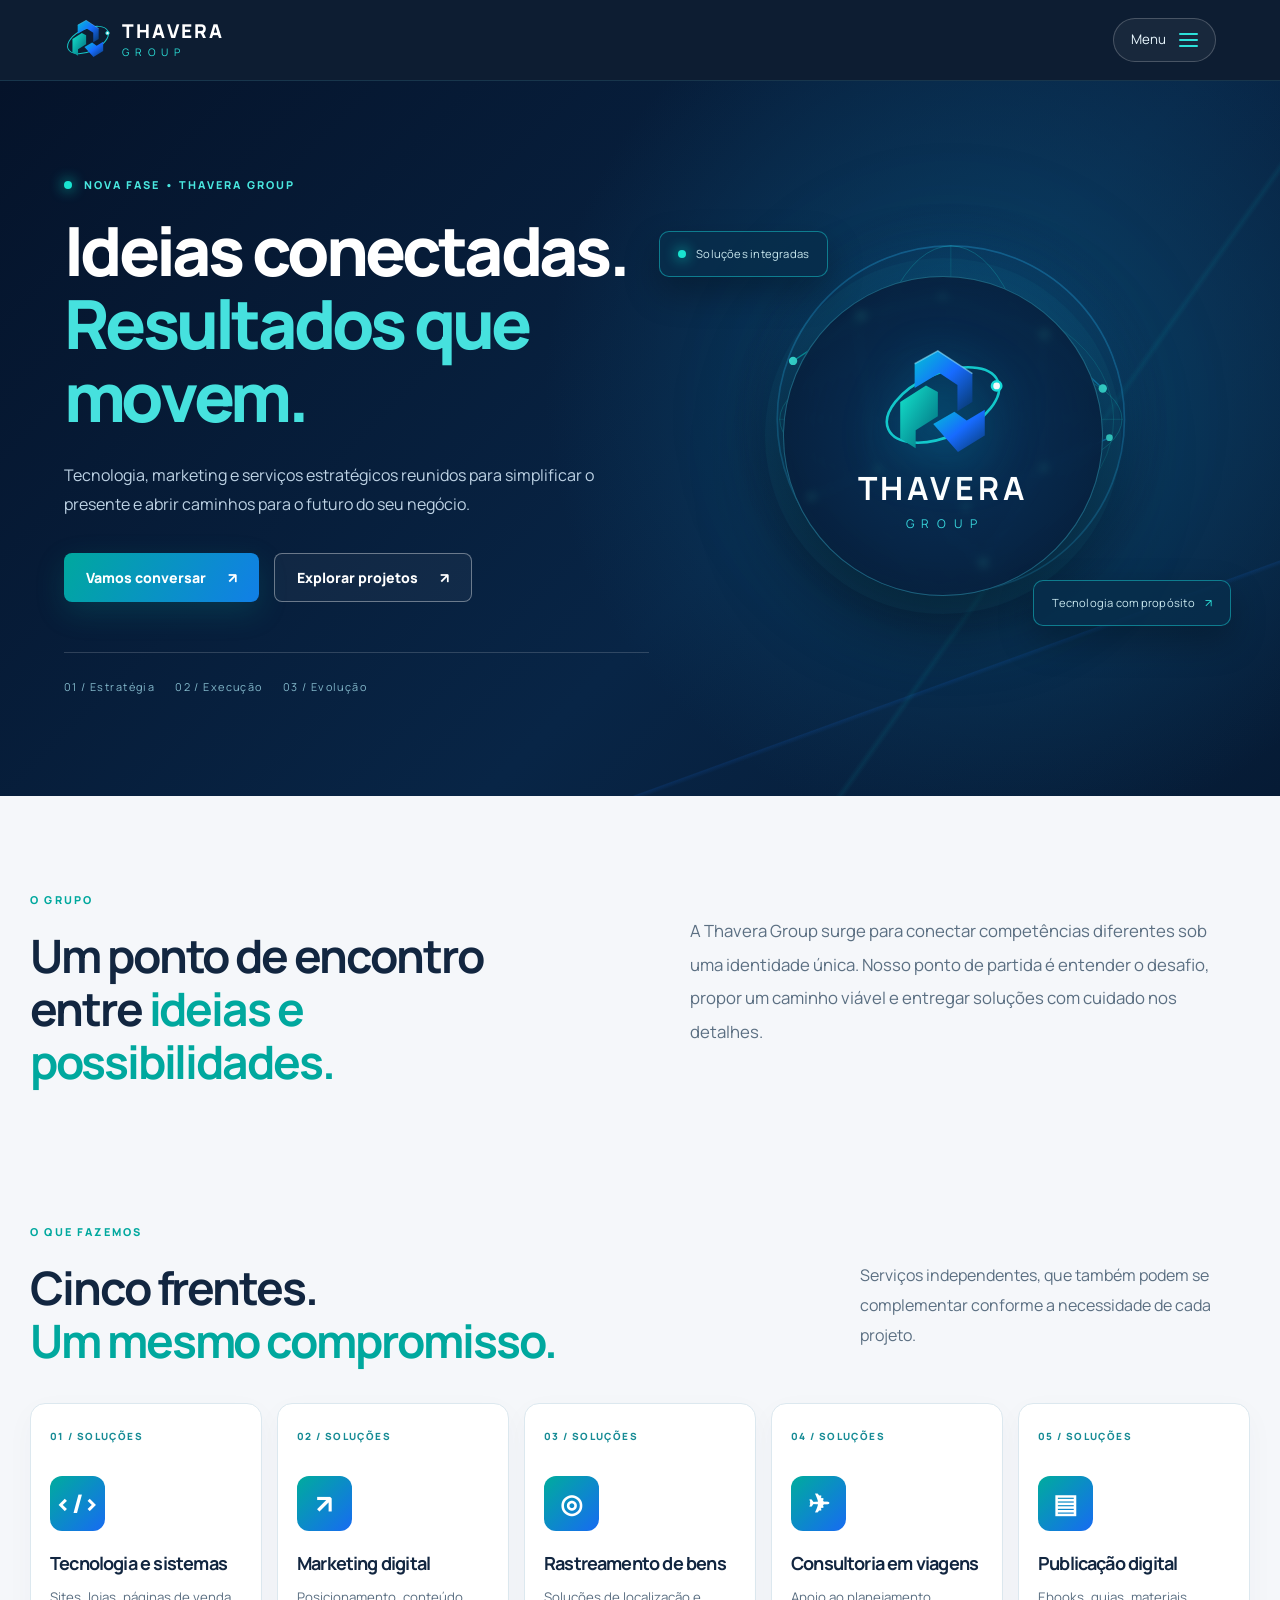
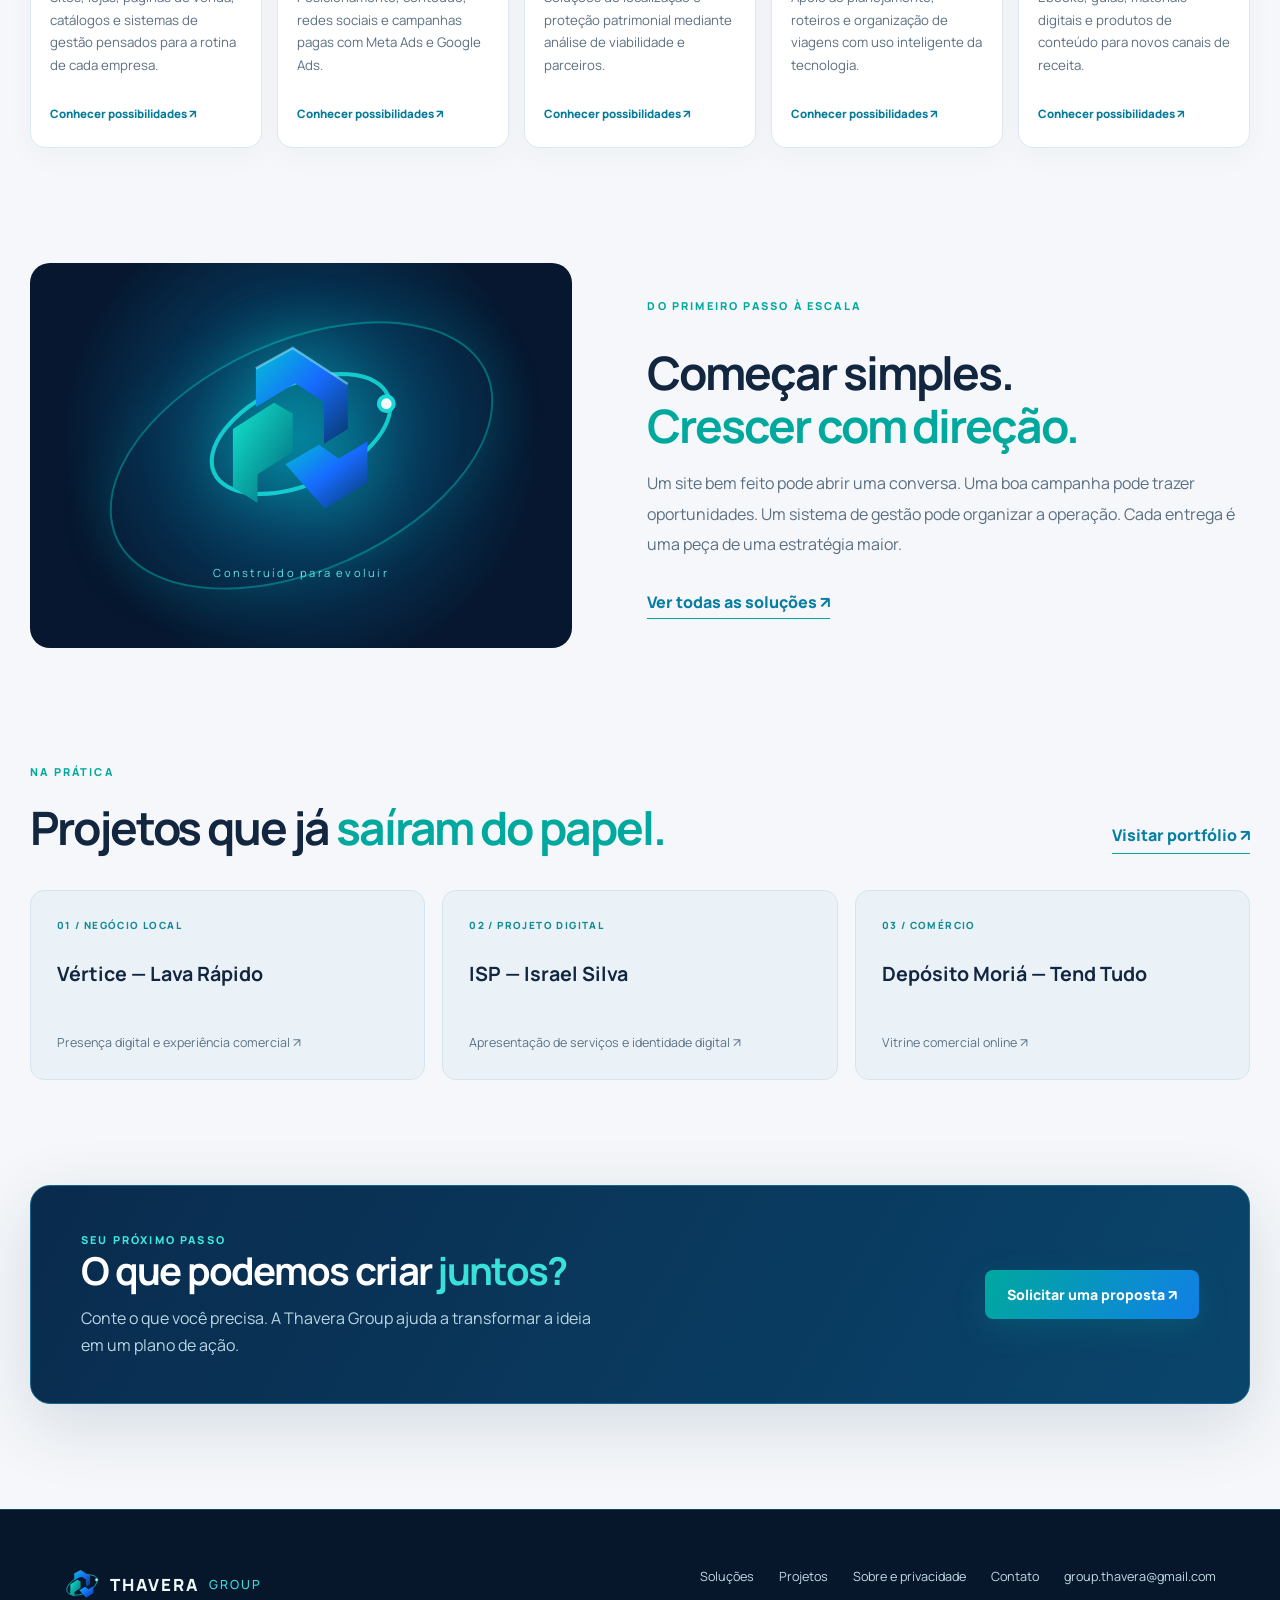
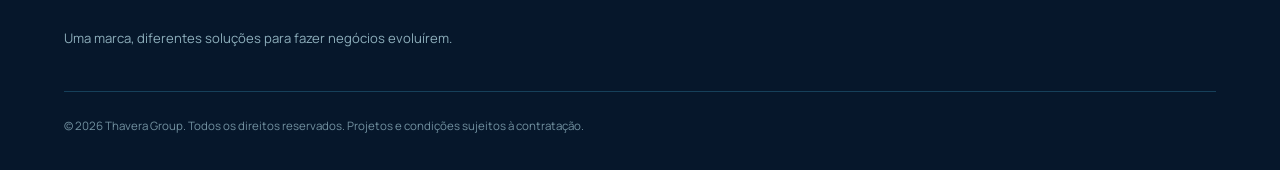
<file: THS-TavaresEHomemSystems/index.html>
<!doctype html><html lang="pt-BR"><head><meta charset="UTF-8"><meta name="viewport" content="width=device-width,initial-scale=1"><title>Thavera Group | Tecnologia, negócios e novas possibilidades</title><link rel="stylesheet" href="css/style.css"><meta name="description" content="A Thavera Group conecta tecnologia, marketing, rastreamento, viagens e publicação digital em soluções pensadas para empresas e pessoas."><meta name="theme-color" content="#0b1d3a"><link rel="canonical" href="https://ths-tavaresehomem.vercel.app/"><link rel="icon" type="image/svg+xml" href="assets/thavera-mark.svg"><meta property="og:type" content="website"><meta property="og:site_name" content="Thavera Group"><meta property="og:locale" content="pt_BR"><meta property="og:title" content="Thavera Group"><meta property="og:description" content="Soluções conectadas para transformar ideias em negócios."><meta property="og:url" content="https://ths-tavaresehomem.vercel.app/"><meta name="twitter:card" content="summary_large_image"><meta property="og:image" content="https://ths-tavaresehomem.vercel.app/assets/thavera-og.jpg"><meta property="og:image:secure_url" content="https://ths-tavaresehomem.vercel.app/assets/thavera-og.jpg"><meta property="og:image:type" content="image/jpeg"><meta property="og:image:width" content="600"><meta property="og:image:height" content="315"><meta property="og:image:alt" content="Logotipo oficial Thavera Group em fundo azul com elementos ciano"><meta name="twitter:image" content="https://ths-tavaresehomem.vercel.app/assets/thavera-og.jpg"><meta name="twitter:image:alt" content="Logotipo oficial Thavera Group"></head><body><a class="skip-link" href="#conteudo">Pular para o conteúdo</a><header class="site-header"><nav class="navbar" aria-label="Navegação principal"><a class="brand" href="index.html" aria-label="Thavera Group — página inicial"><img class="brand-icon" src="assets/thavera-mark.svg" width="48" height="48" alt=""><span class="brand-name"><strong>THAVERA</strong><small>GROUP</small></span></a><details class="menu"><summary aria-label="Abrir menu"><span class="menu-label">Menu</span><span class="hamburger" aria-hidden="true"><i></i><i></i><i></i></span></summary><ul class="nav-links"><li><a href="index.html" aria-current="page">Início</a></li><li><a href="product.html" >Serviços</a></li><li><a href="portfolio.html" >Portfólio</a></li><li><a href="sobre.html" >Sobre nós</a></li><li><a class="nav-contact" href="agendamento.html" >Solicitar proposta ↗</a></li></ul></details></nav></header><main id="conteudo" class="home-main"><section class="hero"><div class="hero-copy"><p class="eyebrow"><span class="live-dot"></span> NOVA FASE • THAVERA GROUP</p><h1>Ideias conectadas.<br><em>Resultados que movem.</em></h1><p class="lead">Tecnologia, marketing e serviços estratégicos reunidos para simplificar o presente e abrir caminhos para o futuro do seu negócio.</p><div class="hero-actions"><a class="btn-primary" href="agendamento.html">Vamos conversar <span aria-hidden="true">↗</span></a><a class="btn-secondary" href="portfolio.html">Explorar projetos <span aria-hidden="true">↗</span></a></div><div class="hero-trust"><span>01 / Estratégia</span><span>02 / Execução</span><span>03 / Evolução</span></div></div><div class="hero-art"><img class="network" src="assets/thavera-network.svg" alt="" loading="eager"><div class="hero-emblem"><img src="assets/thavera-mark.svg" width="132" height="132" alt="Símbolo da Thavera Group"><strong>THAVERA</strong><span>G R O U P</span></div><div class="floating-card floating-one"><span class="live-dot"></span> Soluções integradas</div><div class="floating-card floating-two">Tecnologia com propósito <span>↗</span></div></div></section><section class="intro-panel"><div><p class="eyebrow">O GRUPO</p><h2>Um ponto de encontro entre <em>ideias e possibilidades.</em></h2></div><p>A Thavera Group surge para conectar competências diferentes sob uma identidade única. Nosso ponto de partida é entender o desafio, propor um caminho viável e entregar soluções com cuidado nos detalhes.</p></section><section class="offerings"><div class="section-heading"><div><p class="eyebrow">O QUE FAZEMOS</p><h2>Cinco frentes.<br><em>Um mesmo compromisso.</em></h2></div><p>Serviços independentes, que também podem se complementar conforme a necessidade de cada projeto.</p></div><div class="service-grid"><a class="service-card" href="agendamento.html?servico=web"><span class="service-index">01 / SOLUÇÕES</span><span class="service-symbol" aria-hidden="true">&lt;/&gt;</span><h3>Tecnologia e sistemas</h3><p>Sites, lojas, páginas de venda, catálogos e sistemas de gestão pensados para a rotina de cada empresa.</p><span class="service-more">Conhecer possibilidades ↗</span></a><a class="service-card" href="agendamento.html?servico=marketing"><span class="service-index">02 / SOLUÇÕES</span><span class="service-symbol" aria-hidden="true">↗</span><h3>Marketing digital</h3><p>Posicionamento, conteúdo, redes sociais e campanhas pagas com Meta Ads e Google Ads.</p><span class="service-more">Conhecer possibilidades ↗</span></a><a class="service-card" href="agendamento.html?servico=rastreamento"><span class="service-index">03 / SOLUÇÕES</span><span class="service-symbol" aria-hidden="true">◎</span><h3>Rastreamento de bens</h3><p>Soluções de localização e proteção patrimonial mediante análise de viabilidade e parceiros.</p><span class="service-more">Conhecer possibilidades ↗</span></a><a class="service-card" href="agendamento.html?servico=viagens"><span class="service-index">04 / SOLUÇÕES</span><span class="service-symbol" aria-hidden="true">✈</span><h3>Consultoria em viagens</h3><p>Apoio ao planejamento, roteiros e organização de viagens com uso inteligente da tecnologia.</p><span class="service-more">Conhecer possibilidades ↗</span></a><a class="service-card" href="agendamento.html?servico=publicacao"><span class="service-index">05 / SOLUÇÕES</span><span class="service-symbol" aria-hidden="true">▤</span><h3>Publicação digital</h3><p>Ebooks, guias, materiais digitais e produtos de conteúdo para novos canais de receita.</p><span class="service-more">Conhecer possibilidades ↗</span></a></div></section><section class="spotlight"><div class="spotlight-graphic" aria-hidden="true"><img src="assets/thavera-mark.svg" alt=""><div class="spotlight-ring"></div><span>Construído para evoluir</span></div><div><p class="eyebrow">DO PRIMEIRO PASSO À ESCALA</p><h2>Começar simples.<br><em>Crescer com direção.</em></h2><p>Um site bem feito pode abrir uma conversa. Uma boa campanha pode trazer oportunidades. Um sistema de gestão pode organizar a operação. Cada entrega é uma peça de uma estratégia maior.</p><a class="text-link" href="product.html">Ver todas as soluções ↗</a></div></section><section class="portfolio-tease"><div class="section-heading"><div><p class="eyebrow">NA PRÁTICA</p><h2>Projetos que já <em>saíram do papel.</em></h2></div><a class="text-link" href="portfolio.html">Visitar portfólio ↗</a></div><div class="project-teasers"><a href="portfolio.html"><span>01 / NEGÓCIO LOCAL</span><strong>Vértice — Lava Rápido</strong><small>Presença digital e experiência comercial ↗</small></a><a href="portfolio.html"><span>02 / PROJETO DIGITAL</span><strong>ISP — Israel Silva</strong><small>Apresentação de serviços e identidade digital ↗</small></a><a href="portfolio.html"><span>03 / COMÉRCIO</span><strong>Depósito Moriá — Tend Tudo</strong><small>Vitrine comercial online ↗</small></a></div></section><section class="cta"><div><p class="eyebrow">SEU PRÓXIMO PASSO</p><h2>O que podemos criar <em>juntos?</em></h2><p>Conte o que você precisa. A Thavera Group ajuda a transformar a ideia em um plano de ação.</p></div><a class="btn-primary" href="agendamento.html">Solicitar uma proposta ↗</a></section></main><footer class="site-footer"><div><a class="footer-brand" href="index.html"><img src="assets/thavera-mark.svg" width="36" height="36" alt="">THAVERA <span>GROUP</span></a><p>Uma marca, diferentes soluções para fazer negócios evoluírem.</p></div><div class="footer-links"><a href="product.html">Soluções</a><a href="portfolio.html">Projetos</a><a href="sobre.html">Sobre e privacidade</a><a href="agendamento.html">Contato</a><a href="mailto:group.thavera@gmail.com">group.thavera@gmail.com</a></div><small>© 2026 Thavera Group. Todos os direitos reservados. Projetos e condições sujeitos à contratação.</small></footer><script src="js/main.js"></script></body></html>
</file>
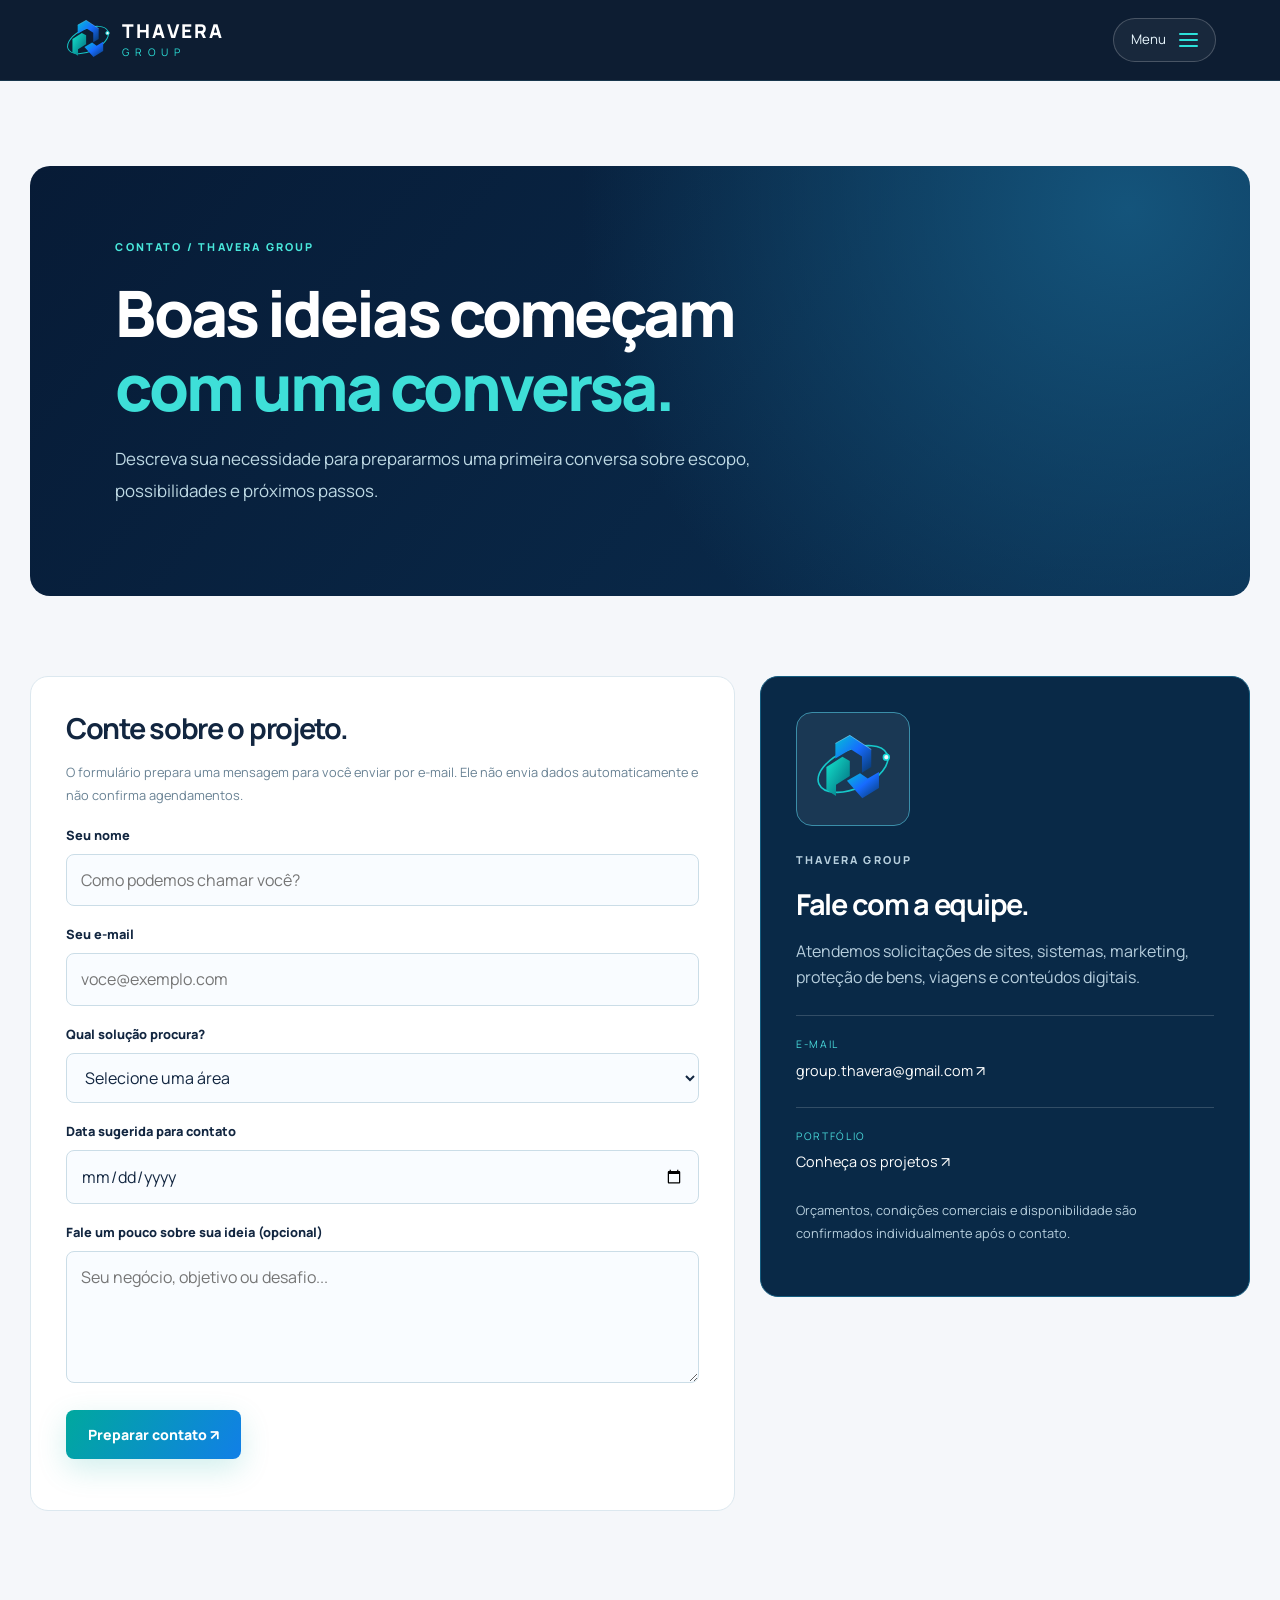
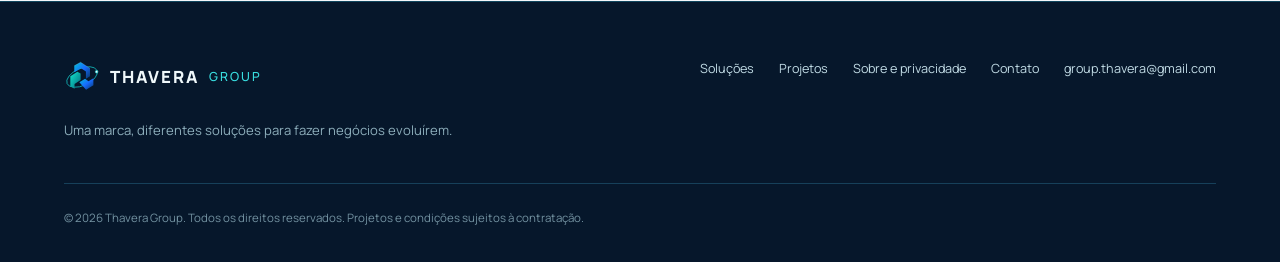
<file: THS-TavaresEHomemSystems/agendamento.html>
<!DOCTYPE html>
<html lang="pt-BR">
  <head>
  <meta charset="UTF-8">
  <meta name="viewport" content="width=device-width, initial-scale=1.0">
  <title>Contato e propostas | Thavera Group</title>
  <!-- O caminho do CSS usa '../' para voltar uma pasta e achar o arquivo -->
  <link rel="stylesheet" href="css/style.css">
    <meta name="description" content="Converse com a Thavera Group e solicite uma proposta para seu projeto.">
    <meta name="theme-color" content="#0b1d3a">
    <link rel="canonical" href="https://ths-tavaresehomem.vercel.app/agendamento.html">
    <link rel="icon" type="image/svg+xml" href="assets/thavera-mark.svg">
    
    
    <meta property="og:type" content="website">
    <meta property="og:site_name" content="Thavera Group">
    <meta property="og:locale" content="pt_BR">
    <meta property="og:title" content="Thavera Group">
    <meta property="og:description" content="Converse com a Thavera Group e solicite uma proposta para seu projeto.">
    <meta property="og:url" content="https://ths-tavaresehomem.vercel.app/agendamento.html">
    
    
    
    
    
    
    <meta name="twitter:card" content="summary_large_image">
    <meta name="twitter:title" content="Thavera Group">
    <meta name="twitter:description" content="Converse com a Thavera Group e solicite uma proposta para seu projeto.">
    
<meta property="og:image" content="https://ths-tavaresehomem.vercel.app/assets/thavera-og.jpg"><meta property="og:image:secure_url" content="https://ths-tavaresehomem.vercel.app/assets/thavera-og.jpg"><meta property="og:image:type" content="image/jpeg"><meta property="og:image:width" content="600"><meta property="og:image:height" content="315"><meta property="og:image:alt" content="Logotipo oficial Thavera Group em fundo azul com elementos ciano"><meta name="twitter:image" content="https://ths-tavaresehomem.vercel.app/assets/thavera-og.jpg"><meta name="twitter:image:alt" content="Logotipo oficial Thavera Group"></head>
  <body>
<a class="skip-link" href="#conteudo">Pular para o conteúdo</a><header class="site-header"><nav class="navbar" aria-label="Navegação principal"><a class="brand" href="index.html" aria-label="Thavera Group — página inicial"><img class="brand-icon" src="assets/thavera-mark.svg" width="48" height="48" alt=""><span class="brand-name"><strong>THAVERA</strong><small>GROUP</small></span></a><details class="menu"><summary aria-label="Abrir menu"><span class="menu-label">Menu</span><span class="hamburger" aria-hidden="true"><i></i><i></i><i></i></span></summary><ul class="nav-links"><li><a href="index.html" >Início</a></li><li><a href="product.html" >Serviços</a></li><li><a href="portfolio.html" >Portfólio</a></li><li><a href="sobre.html" >Sobre nós</a></li><li><a class="nav-contact" href="agendamento.html" aria-current="page">Solicitar proposta ↗</a></li></ul></details></nav></header>

<main id="conteudo" class="interior-page"><section class="interior-hero"><p class="eyebrow">CONTATO / THAVERA GROUP</p><h1>Boas ideias começam<br><em>com uma conversa.</em></h1><p>Descreva sua necessidade para prepararmos uma primeira conversa sobre escopo, possibilidades e próximos passos.</p></section><div class="agendamento-content"><form class="form-agendamento"><h2>Conte sobre o projeto.</h2><p class="form-note">O formulário prepara uma mensagem para você enviar por e-mail. Ele não envia dados automaticamente e não confirma agendamentos.</p><div class="form-group"><label for="nome">Seu nome</label><input id="nome" type="text" name="nome" placeholder="Como podemos chamar você?" maxlength="100" autocomplete="name" required></div><div class="form-group"><label for="email">Seu e-mail</label><input id="email" type="email" name="email" placeholder="voce@exemplo.com" maxlength="150" autocomplete="email" required></div><div class="form-group"><label for="servico">Qual solução procura?</label><select id="servico" name="servico" required><option value="" disabled selected>Selecione uma área</option><option value="web">Sites e sistemas</option><option value="marketing">Marketing digital</option><option value="rastreamento">Rastreamento de bens</option><option value="viagens">Consultoria em viagens</option><option value="publicacao">Publicação digital</option><option value="ia">Automação e IA</option><option value="design">Design e identidade</option><option value="manutencao">Suporte e manutenção</option></select></div><div class="form-group"><label for="data">Data sugerida para contato</label><input id="data" type="date" name="data" required></div><div class="form-group"><label for="detalhes">Fale um pouco sobre sua ideia (opcional)</label><textarea id="detalhes" name="detalhes" rows="4" maxlength="2000" placeholder="Seu negócio, objetivo ou desafio..."></textarea></div><button type="submit" class="btn-primary btn-submit">Preparar contato ↗</button><p id="form-status" role="status" aria-live="polite"></p><div id="request-result" hidden><label for="request-text">Mensagem pronta para compartilhar</label><textarea id="request-text" rows="10" readonly></textarea><div class="request-actions"><a class="btn-primary" id="send-request" href="mailto:group.thavera@gmail.com">Abrir e-mail ↗</a><button type="button" class="btn-buy" id="copy-request">Copiar texto</button></div><p class="form-note">O envio depende do aplicativo de e-mail do seu dispositivo. Nenhum horário será reservado automaticamente.</p></div></form><aside class="contact-aside"><div class="contact-mark"><img src="assets/thavera-mark.svg" width="82" height="82" alt=""></div><p class="eyebrow">THAVERA GROUP</p><h2>Fale com a equipe.</h2><p>Atendemos solicitações de sites, sistemas, marketing, proteção de bens, viagens e conteúdos digitais.</p><div class="contact-line"><span>E-MAIL</span><a href="mailto:group.thavera@gmail.com">group.thavera@gmail.com ↗</a></div><div class="contact-line"><span>PORTFÓLIO</span><a href="portfolio.html">Conheça os projetos ↗</a></div><p class="form-note">Orçamentos, condições comerciais e disponibilidade são confirmados individualmente após o contato.</p></aside></div></main>

<footer class="site-footer"><div><a class="footer-brand" href="index.html"><img src="assets/thavera-mark.svg" width="36" height="36" alt="">THAVERA <span>GROUP</span></a><p>Uma marca, diferentes soluções para fazer negócios evoluírem.</p></div><div class="footer-links"><a href="product.html">Soluções</a><a href="portfolio.html">Projetos</a><a href="sobre.html">Sobre e privacidade</a><a href="agendamento.html">Contato</a><a href="mailto:group.thavera@gmail.com">group.thavera@gmail.com</a></div><small>© 2026 Thavera Group. Todos os direitos reservados. Projetos e condições sujeitos à contratação.</small></footer>

<script src="js/main.js"></script>
</body>
</html>
</file>
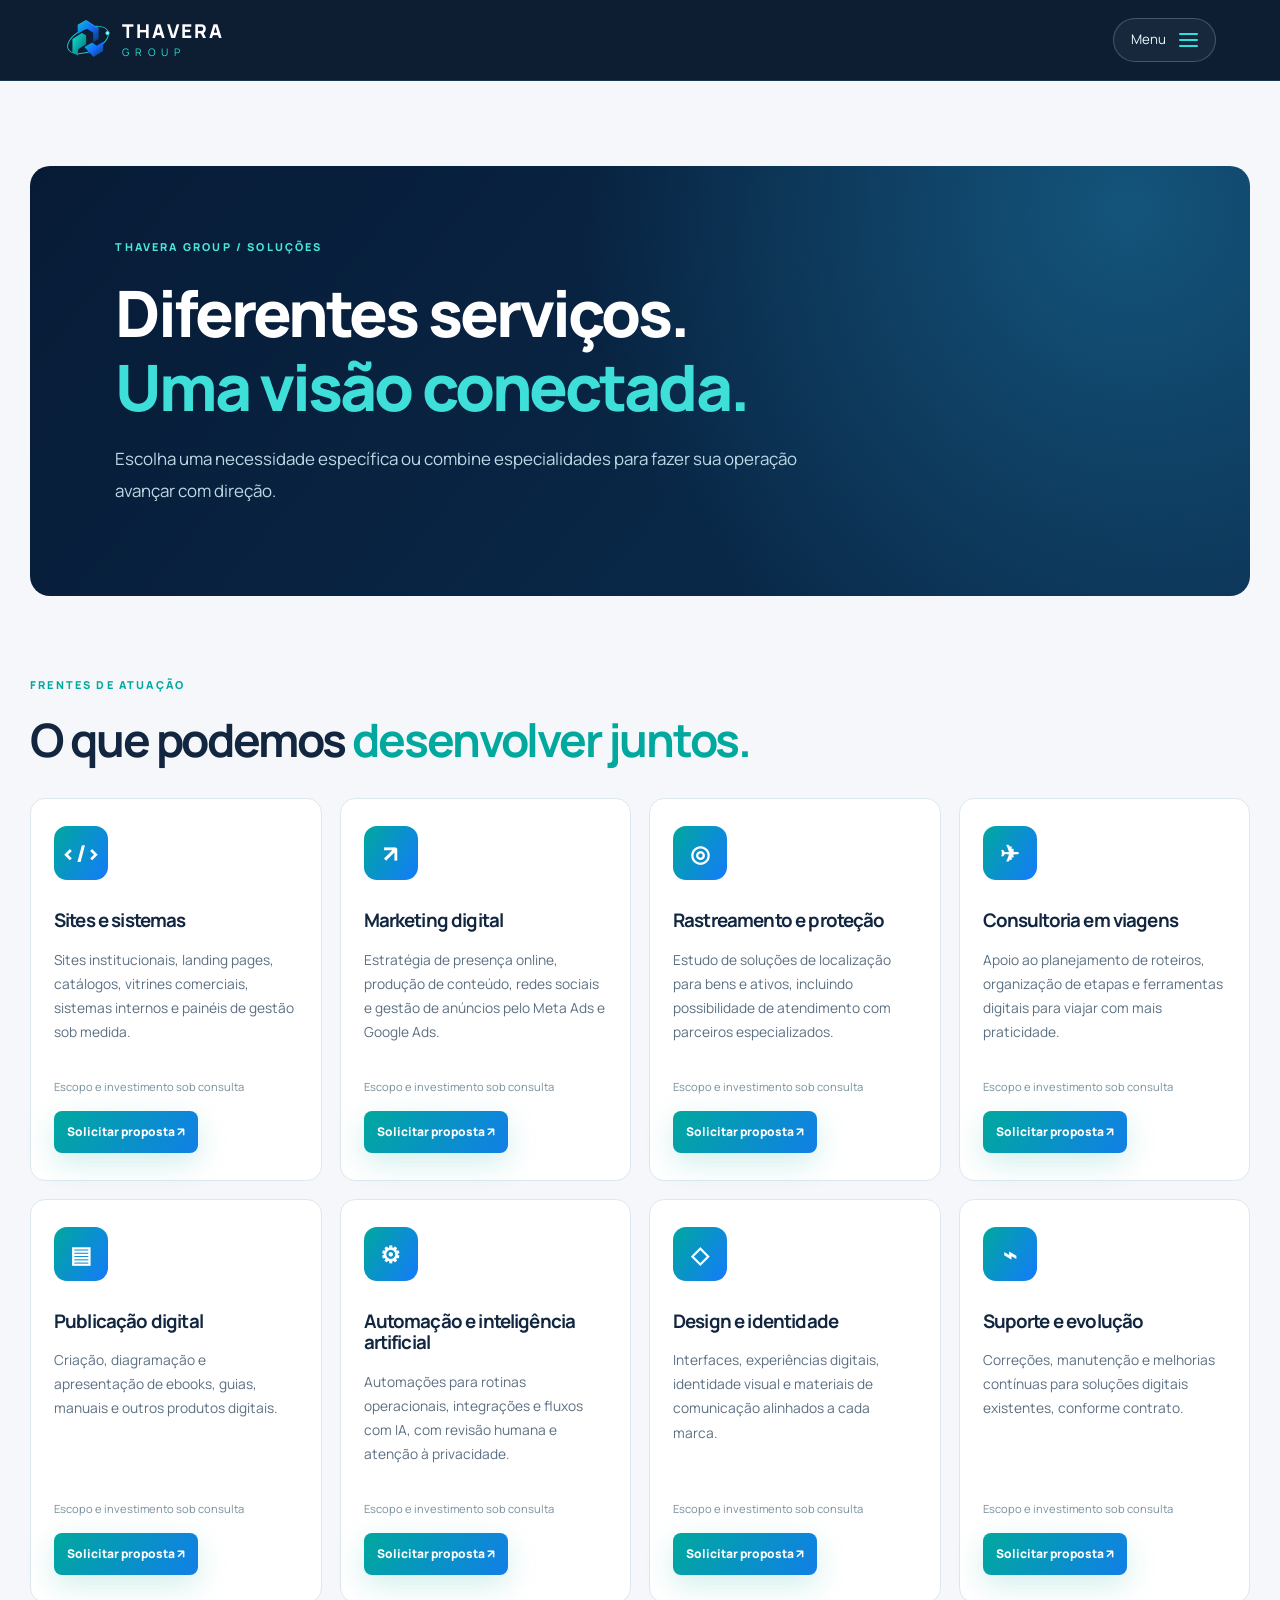
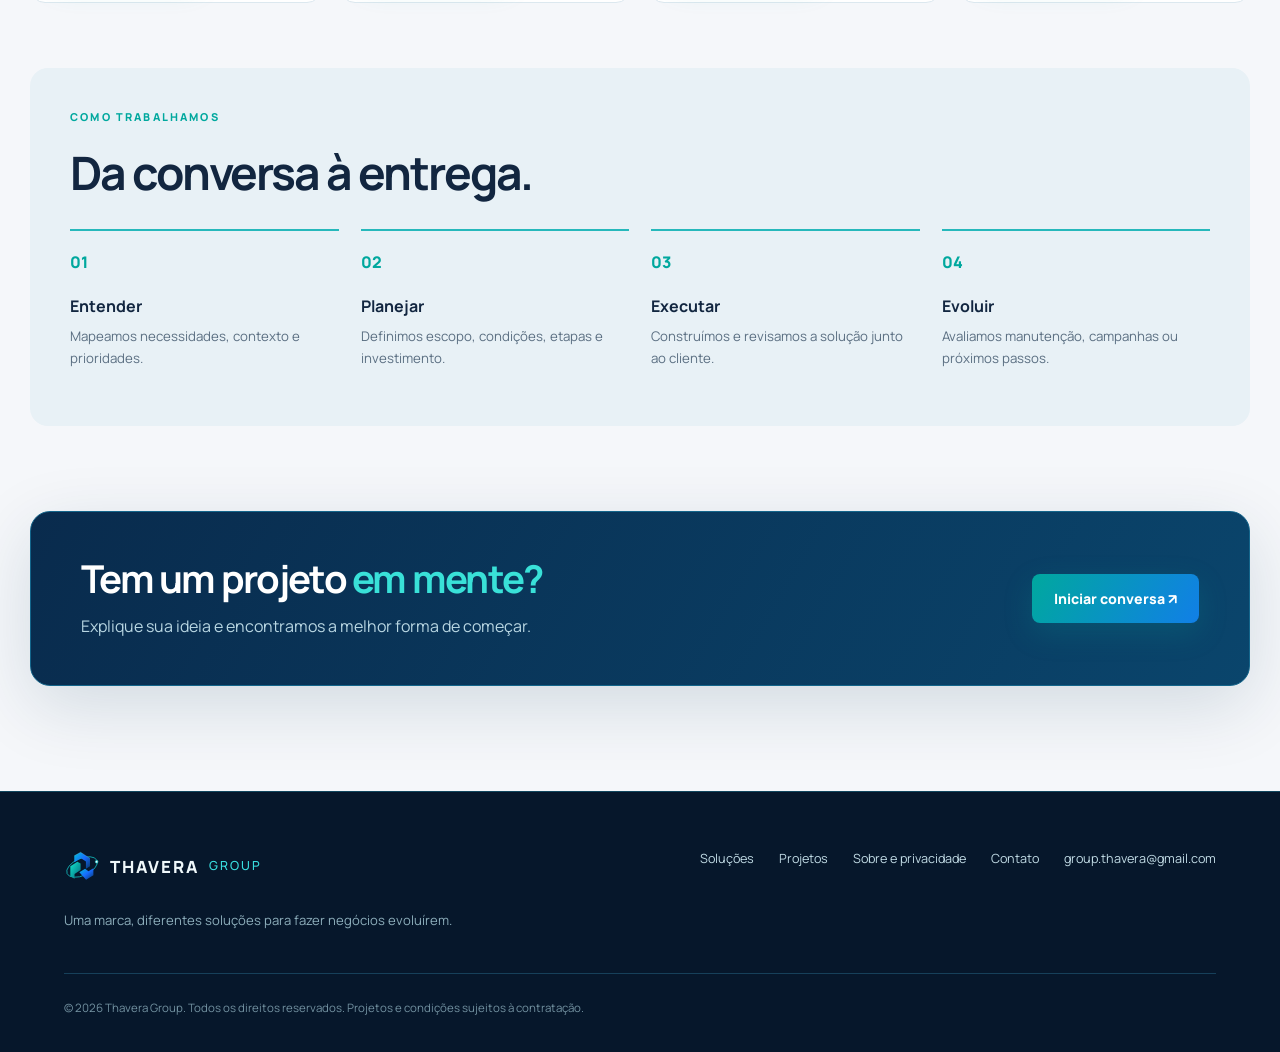
<file: THS-TavaresEHomemSystems/product.html>
<!DOCTYPE html>
<html lang="pt-BR">
  <head>
  <meta charset="UTF-8">
  <meta name="viewport" content="width=device-width, initial-scale=1.0">
  <title>Serviços | Thavera Group</title>
  <!-- O caminho do CSS usa '../' para voltar uma pasta e achar o arquivo -->
  <link rel="stylesheet" href="css/style.css">
    <meta name="description" content="Sites, sistemas, marketing digital, rastreamento, viagens, publicação digital e automação na Thavera Group.">
    <meta name="theme-color" content="#0b1d3a">
    <link rel="canonical" href="https://ths-tavaresehomem.vercel.app/product.html">
    <link rel="icon" type="image/svg+xml" href="assets/thavera-mark.svg">
    
    
    <meta property="og:type" content="website">
    <meta property="og:site_name" content="Thavera Group">
    <meta property="og:locale" content="pt_BR">
    <meta property="og:title" content="Thavera Group">
    <meta property="og:description" content="Sites, sistemas, marketing digital, rastreamento, viagens, publicação digital e automação na Thavera Group.">
    <meta property="og:url" content="https://ths-tavaresehomem.vercel.app/product.html">
    
    
    
    
    
    
    <meta name="twitter:card" content="summary_large_image">
    <meta name="twitter:title" content="Thavera Group">
    <meta name="twitter:description" content="Sites, sistemas, marketing digital, rastreamento, viagens, publicação digital e automação na Thavera Group.">
    
<meta property="og:image" content="https://ths-tavaresehomem.vercel.app/assets/thavera-og.jpg"><meta property="og:image:secure_url" content="https://ths-tavaresehomem.vercel.app/assets/thavera-og.jpg"><meta property="og:image:type" content="image/jpeg"><meta property="og:image:width" content="600"><meta property="og:image:height" content="315"><meta property="og:image:alt" content="Logotipo oficial Thavera Group em fundo azul com elementos ciano"><meta name="twitter:image" content="https://ths-tavaresehomem.vercel.app/assets/thavera-og.jpg"><meta name="twitter:image:alt" content="Logotipo oficial Thavera Group"></head>
  <body>
<a class="skip-link" href="#conteudo">Pular para o conteúdo</a><header class="site-header"><nav class="navbar" aria-label="Navegação principal"><a class="brand" href="index.html" aria-label="Thavera Group — página inicial"><img class="brand-icon" src="assets/thavera-mark.svg" width="48" height="48" alt=""><span class="brand-name"><strong>THAVERA</strong><small>GROUP</small></span></a><details class="menu"><summary aria-label="Abrir menu"><span class="menu-label">Menu</span><span class="hamburger" aria-hidden="true"><i></i><i></i><i></i></span></summary><ul class="nav-links"><li><a href="index.html" >Início</a></li><li><a href="product.html" aria-current="page">Serviços</a></li><li><a href="portfolio.html" >Portfólio</a></li><li><a href="sobre.html" >Sobre nós</a></li><li><a class="nav-contact" href="agendamento.html" >Solicitar proposta ↗</a></li></ul></details></nav></header>

<main id="conteudo" class="interior-page"><section class="interior-hero"><p class="eyebrow">THAVERA GROUP / SOLUÇÕES</p><h1>Diferentes serviços.<br><em>Uma visão conectada.</em></h1><p>Escolha uma necessidade específica ou combine especialidades para fazer sua operação avançar com direção.</p></section><section class="products-intro"><p class="eyebrow">FRENTES DE ATUAÇÃO</p><h2>O que podemos <em>desenvolver juntos.</em></h2></section><section class="products-grid"><article class="product-card"><div class="icon" aria-hidden="true">&lt;/&gt;</div><h3>Sites e sistemas</h3><p>Sites institucionais, landing pages, catálogos, vitrines comerciais, sistemas internos e painéis de gestão sob medida.</p><span class="price">Escopo e investimento sob consulta</span><a class="btn-buy" href="agendamento.html?servico=web">Solicitar proposta ↗</a></article><article class="product-card"><div class="icon" aria-hidden="true">↗</div><h3>Marketing digital</h3><p>Estratégia de presença online, produção de conteúdo, redes sociais e gestão de anúncios pelo Meta Ads e Google Ads.</p><span class="price">Escopo e investimento sob consulta</span><a class="btn-buy" href="agendamento.html?servico=marketing">Solicitar proposta ↗</a></article><article class="product-card"><div class="icon" aria-hidden="true">◎</div><h3>Rastreamento e proteção</h3><p>Estudo de soluções de localização para bens e ativos, incluindo possibilidade de atendimento com parceiros especializados.</p><span class="price">Escopo e investimento sob consulta</span><a class="btn-buy" href="agendamento.html?servico=rastreamento">Solicitar proposta ↗</a></article><article class="product-card"><div class="icon" aria-hidden="true">✈</div><h3>Consultoria em viagens</h3><p>Apoio ao planejamento de roteiros, organização de etapas e ferramentas digitais para viajar com mais praticidade.</p><span class="price">Escopo e investimento sob consulta</span><a class="btn-buy" href="agendamento.html?servico=viagens">Solicitar proposta ↗</a></article><article class="product-card"><div class="icon" aria-hidden="true">▤</div><h3>Publicação digital</h3><p>Criação, diagramação e apresentação de ebooks, guias, manuais e outros produtos digitais.</p><span class="price">Escopo e investimento sob consulta</span><a class="btn-buy" href="agendamento.html?servico=publicacao">Solicitar proposta ↗</a></article><article class="product-card"><div class="icon" aria-hidden="true">⚙</div><h3>Automação e inteligência artificial</h3><p>Automações para rotinas operacionais, integrações e fluxos com IA, com revisão humana e atenção à privacidade.</p><span class="price">Escopo e investimento sob consulta</span><a class="btn-buy" href="agendamento.html?servico=ia">Solicitar proposta ↗</a></article><article class="product-card"><div class="icon" aria-hidden="true">◇</div><h3>Design e identidade</h3><p>Interfaces, experiências digitais, identidade visual e materiais de comunicação alinhados a cada marca.</p><span class="price">Escopo e investimento sob consulta</span><a class="btn-buy" href="agendamento.html?servico=design">Solicitar proposta ↗</a></article><article class="product-card"><div class="icon" aria-hidden="true">⌁</div><h3>Suporte e evolução</h3><p>Correções, manutenção e melhorias contínuas para soluções digitais existentes, conforme contrato.</p><span class="price">Escopo e investimento sob consulta</span><a class="btn-buy" href="agendamento.html?servico=manutencao">Solicitar proposta ↗</a></article></section><section class="deliverables"><p class="eyebrow">COMO TRABALHAMOS</p><h2>Da conversa à entrega.</h2><div class="process-grid"><div><span>01</span><strong>Entender</strong><p>Mapeamos necessidades, contexto e prioridades.</p></div><div><span>02</span><strong>Planejar</strong><p>Definimos escopo, condições, etapas e investimento.</p></div><div><span>03</span><strong>Executar</strong><p>Construímos e revisamos a solução junto ao cliente.</p></div><div><span>04</span><strong>Evoluir</strong><p>Avaliamos manutenção, campanhas ou próximos passos.</p></div></div></section><section class="cta"><div><h2>Tem um projeto <em>em mente?</em></h2><p>Explique sua ideia e encontramos a melhor forma de começar.</p></div><a class="btn-primary" href="agendamento.html">Iniciar conversa ↗</a></section></main>

<footer class="site-footer"><div><a class="footer-brand" href="index.html"><img src="assets/thavera-mark.svg" width="36" height="36" alt="">THAVERA <span>GROUP</span></a><p>Uma marca, diferentes soluções para fazer negócios evoluírem.</p></div><div class="footer-links"><a href="product.html">Soluções</a><a href="portfolio.html">Projetos</a><a href="sobre.html">Sobre e privacidade</a><a href="agendamento.html">Contato</a><a href="mailto:group.thavera@gmail.com">group.thavera@gmail.com</a></div><small>© 2026 Thavera Group. Todos os direitos reservados. Projetos e condições sujeitos à contratação.</small></footer>

<script src="js/main.js"></script>
</body>
</html>
</file>
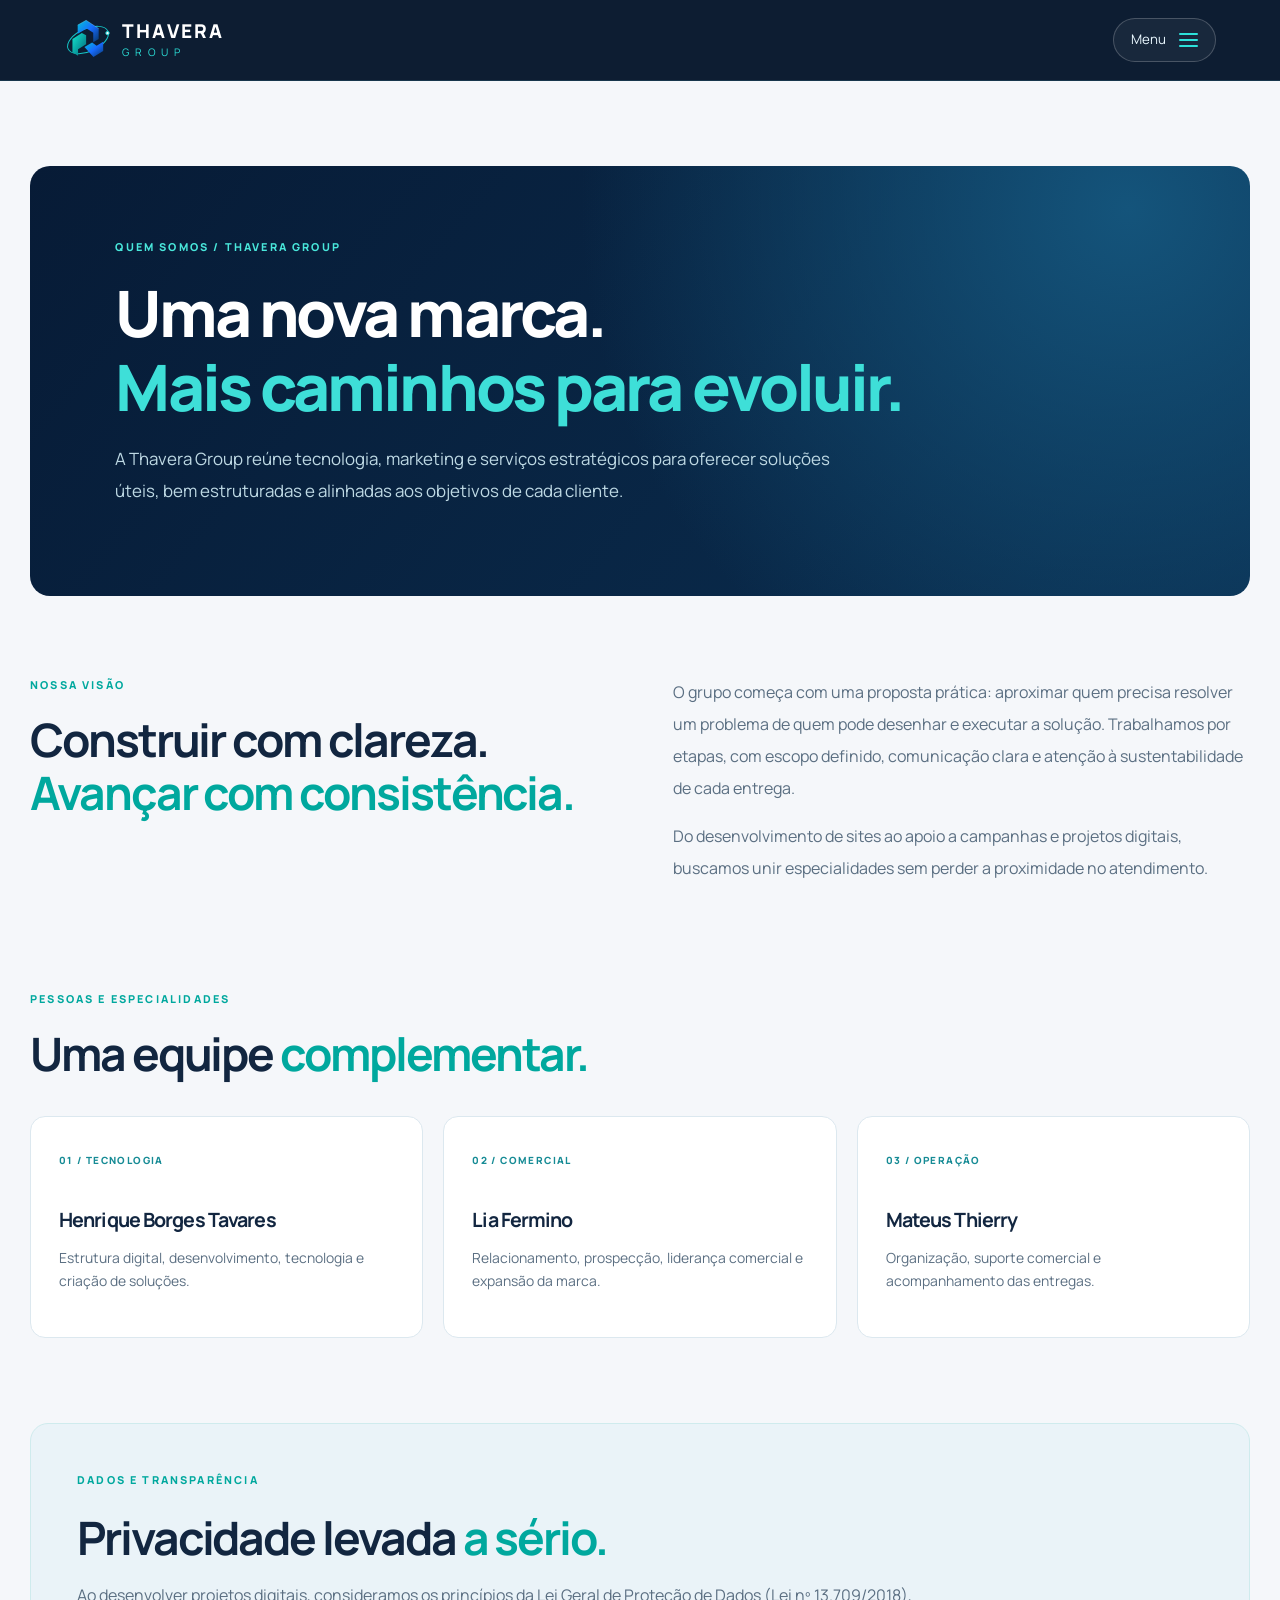
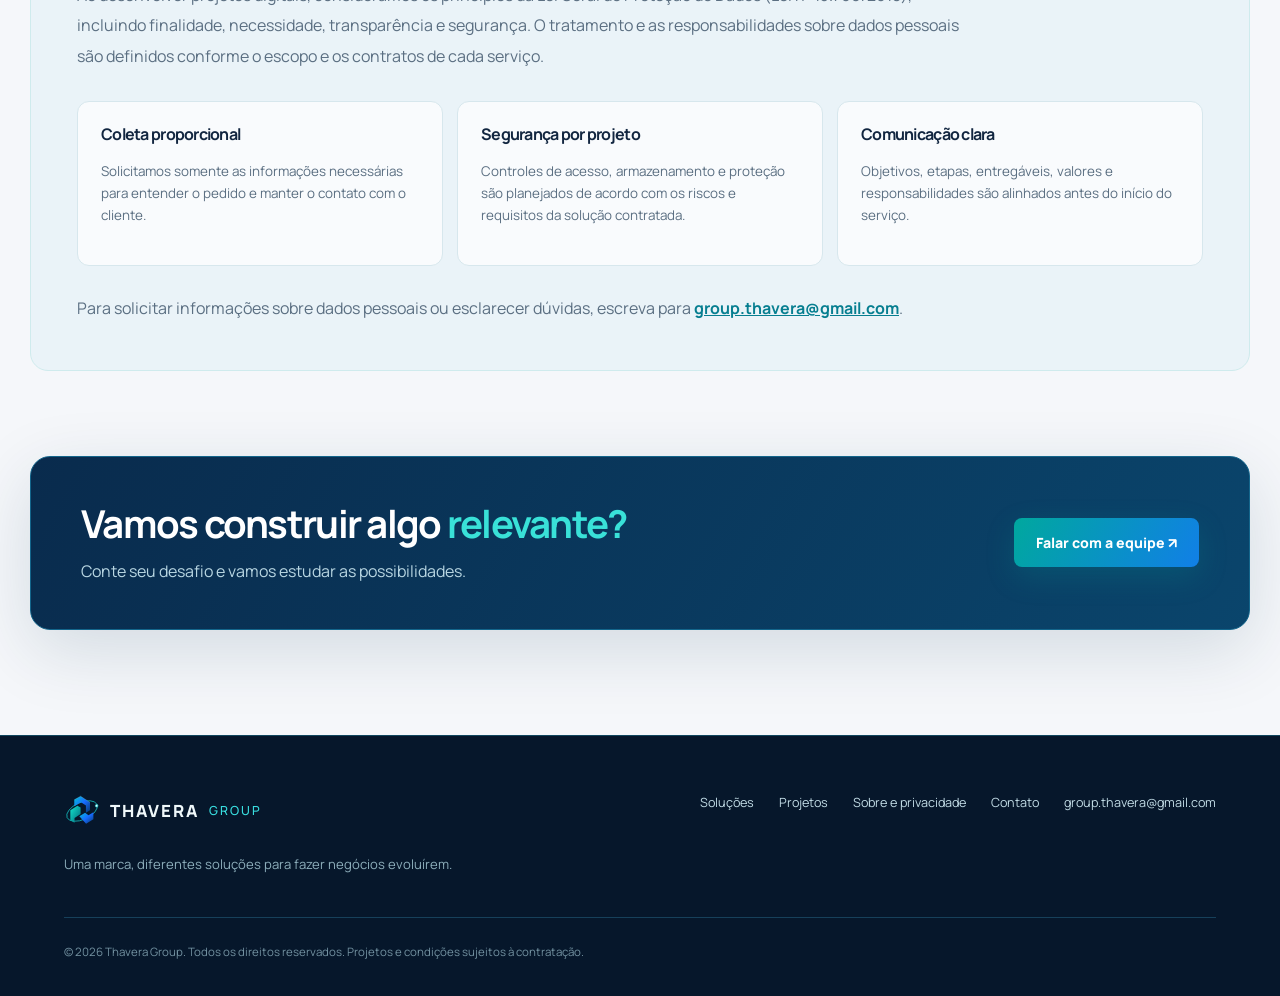
<file: THS-TavaresEHomemSystems/sobre.html>
<!DOCTYPE html>
<html lang="pt-BR">
<head>
    <meta charset="UTF-8">
    <meta name="viewport" content="width=device-width, initial-scale=1.0">
    <title>Sobre a Thavera Group | Nossa visão e privacidade</title>
    <link rel="stylesheet" href="css/style.css">
    <meta name="description" content="Conheça a Thavera Group, sua equipe, visão e compromisso com transparência e proteção de dados.">
    <meta name="theme-color" content="#0b1d3a">
    <link rel="canonical" href="https://ths-tavaresehomem.vercel.app/sobre.html">
    <link rel="icon" type="image/svg+xml" href="assets/thavera-mark.svg">
    
    
    <meta property="og:type" content="website">
    <meta property="og:site_name" content="Thavera Group">
    <meta property="og:locale" content="pt_BR">
    <meta property="og:title" content="Thavera Group">
    <meta property="og:description" content="Conheça a Thavera Group, sua equipe, visão e compromisso com transparência e proteção de dados.">
    <meta property="og:url" content="https://ths-tavaresehomem.vercel.app/sobre.html">
    
    
    
    
    
    
    <meta name="twitter:card" content="summary_large_image">
    <meta name="twitter:title" content="Thavera Group">
    <meta name="twitter:description" content="Conheça a Thavera Group, sua equipe, visão e compromisso com transparência e proteção de dados.">
    
<meta property="og:image" content="https://ths-tavaresehomem.vercel.app/assets/thavera-og.jpg"><meta property="og:image:secure_url" content="https://ths-tavaresehomem.vercel.app/assets/thavera-og.jpg"><meta property="og:image:type" content="image/jpeg"><meta property="og:image:width" content="600"><meta property="og:image:height" content="315"><meta property="og:image:alt" content="Logotipo oficial Thavera Group em fundo azul com elementos ciano"><meta name="twitter:image" content="https://ths-tavaresehomem.vercel.app/assets/thavera-og.jpg"><meta name="twitter:image:alt" content="Logotipo oficial Thavera Group"></head>
<body>

    <a class="skip-link" href="#conteudo">Pular para o conteúdo</a><header class="site-header"><nav class="navbar" aria-label="Navegação principal"><a class="brand" href="index.html" aria-label="Thavera Group — página inicial"><img class="brand-icon" src="assets/thavera-mark.svg" width="48" height="48" alt=""><span class="brand-name"><strong>THAVERA</strong><small>GROUP</small></span></a><details class="menu"><summary aria-label="Abrir menu"><span class="menu-label">Menu</span><span class="hamburger" aria-hidden="true"><i></i><i></i><i></i></span></summary><ul class="nav-links"><li><a href="index.html" >Início</a></li><li><a href="product.html" >Serviços</a></li><li><a href="portfolio.html" >Portfólio</a></li><li><a href="sobre.html" aria-current="page">Sobre nós</a></li><li><a class="nav-contact" href="agendamento.html" >Solicitar proposta ↗</a></li></ul></details></nav></header>

    <main id="conteudo" class="interior-page"><section class="interior-hero"><p class="eyebrow">QUEM SOMOS / THAVERA GROUP</p><h1>Uma nova marca.<br><em>Mais caminhos para evoluir.</em></h1><p>A Thavera Group reúne tecnologia, marketing e serviços estratégicos para oferecer soluções úteis, bem estruturadas e alinhadas aos objetivos de cada cliente.</p></section><section class="text-split"><div><p class="eyebrow">NOSSA VISÃO</p><h2>Construir com clareza.<br><em>Avançar com consistência.</em></h2></div><div><p>O grupo começa com uma proposta prática: aproximar quem precisa resolver um problema de quem pode desenhar e executar a solução. Trabalhamos por etapas, com escopo definido, comunicação clara e atenção à sustentabilidade de cada entrega.</p><p>Do desenvolvimento de sites ao apoio a campanhas e projetos digitais, buscamos unir especialidades sem perder a proximidade no atendimento.</p></div></section><section class="team-section"><div class="section-heading"><div><p class="eyebrow">PESSOAS E ESPECIALIDADES</p><h2>Uma equipe <em>complementar.</em></h2></div></div><div class="team-grid"><article class="team-card"><span>01 / TECNOLOGIA</span><h3>Henrique Borges Tavares</h3><p>Estrutura digital, desenvolvimento, tecnologia e criação de soluções.</p></article><article class="team-card"><span>02 / COMERCIAL</span><h3>Lia Fermino</h3><p>Relacionamento, prospecção, liderança comercial e expansão da marca.</p></article><article class="team-card"><span>03 / OPERAÇÃO</span><h3>Mateus Thierry</h3><p>Organização, suporte comercial e acompanhamento das entregas.</p></article></div></section><section class="privacy-section"><p class="eyebrow">DADOS E TRANSPARÊNCIA</p><h2>Privacidade levada <em>a sério.</em></h2><p>Ao desenvolver projetos digitais, consideramos os princípios da Lei Geral de Proteção de Dados (Lei nº 13.709/2018), incluindo finalidade, necessidade, transparência e segurança. O tratamento e as responsabilidades sobre dados pessoais são definidos conforme o escopo e os contratos de cada serviço.</p><div class="privacy-grid"><article><h3>Coleta proporcional</h3><p>Solicitamos somente as informações necessárias para entender o pedido e manter o contato com o cliente.</p></article><article><h3>Segurança por projeto</h3><p>Controles de acesso, armazenamento e proteção são planejados de acordo com os riscos e requisitos da solução contratada.</p></article><article><h3>Comunicação clara</h3><p>Objetivos, etapas, entregáveis, valores e responsabilidades são alinhados antes do início do serviço.</p></article></div><p class="privacy-contact">Para solicitar informações sobre dados pessoais ou esclarecer dúvidas, escreva para <a href="mailto:group.thavera@gmail.com">group.thavera@gmail.com</a>.</p></section><section class="cta"><div><h2>Vamos construir algo <em>relevante?</em></h2><p>Conte seu desafio e vamos estudar as possibilidades.</p></div><a class="btn-primary" href="agendamento.html">Falar com a equipe ↗</a></section></main>

    <footer class="site-footer"><div><a class="footer-brand" href="index.html"><img src="assets/thavera-mark.svg" width="36" height="36" alt="">THAVERA <span>GROUP</span></a><p>Uma marca, diferentes soluções para fazer negócios evoluírem.</p></div><div class="footer-links"><a href="product.html">Soluções</a><a href="portfolio.html">Projetos</a><a href="sobre.html">Sobre e privacidade</a><a href="agendamento.html">Contato</a><a href="mailto:group.thavera@gmail.com">group.thavera@gmail.com</a></div><small>© 2026 Thavera Group. Todos os direitos reservados. Projetos e condições sujeitos à contratação.</small></footer>

    <script src="js/main.js"></script>
</body>
</html>
</file>
<file: THS-TavaresEHomemSystems/css/style.css>
@import url('https://fonts.googleapis.com/css2?family=DM+Sans:wght@400;500;600;700;800&family=Manrope:wght@400;500;600;700;800&display=swap');
:root{--navy:#0b1d3a;--midnight:#06162c;--blue:#1677ff;--deepblue:#0f4c6b;--teal:#00a89e;--cyan:#2ce2da;--paper:#f5f7fa;--white:#fff;--ink:#122640;--muted:#5b6f82;--line:#dce8ef;--shadow:0 24px 70px rgba(10,37,66,.08)}
*{box-sizing:border-box}html{scroll-behavior:smooth}body{margin:0;background:var(--paper);font-family:Manrope,"DM Sans",Arial,sans-serif;color:var(--ink);line-height:1.65}button,input,select,textarea{font:inherit}button,summary{cursor:pointer}a{color:inherit;text-decoration:none}h1,h2,h3,h4,p{margin:0 0 1rem}h1,h2,h3{line-height:1.15;letter-spacing:-.045em}h1{font-size:clamp(2.8rem,5.3vw,5.5rem)}h2{font-size:clamp(2rem,3.6vw,3.45rem)}h3{font-size:1.22rem}p{color:var(--muted)}em{font-style:normal;color:var(--teal)}:focus-visible{outline:3px solid var(--teal);outline-offset:4px}.skip-link{position:fixed;top:-120px;left:16px;z-index:100;background:white;padding:12px 18px;border-radius:9px}.skip-link:focus{top:10px}.site-header{position:sticky;top:0;z-index:30;background:rgba(6,22,44,.97);border-bottom:1px solid rgba(85,178,209,.16);backdrop-filter:blur(15px)}.navbar{max-width:1380px;margin:auto;padding:12px 5%;min-height:80px;display:flex;align-items:center;justify-content:space-between;gap:20px}.brand{display:flex;align-items:center;gap:10px;color:white;flex-shrink:0}.brand-icon{width:48px;height:48px;object-fit:contain}.brand-name{display:flex;flex-direction:column;line-height:1.04;letter-spacing:.14em}.brand-name strong{font-size:1.19rem;font-weight:800}.brand-name small{font-size:.65rem;color:var(--cyan);letter-spacing:.56em;padding-top:6px}.menu{position:relative}.menu summary{list-style:none;display:flex;gap:13px;align-items:center;color:#eaf8ff;background:#ffffff0c;border:1px solid #ffffff35;padding:10px 17px;border-radius:30px;min-height:44px}.menu summary::-webkit-details-marker{display:none}.menu-label{font-size:.83rem}.hamburger{display:grid;gap:4px;width:19px}.hamburger i{height:2px;background:var(--cyan);border-radius:3px}.menu[open] .hamburger i:first-child{transform:translateY(6px) rotate(45deg)}.menu[open] .hamburger i:nth-child(2){opacity:0}.menu[open] .hamburger i:last-child{transform:translateY(-6px) rotate(-45deg)}.nav-links{position:absolute;right:0;top:calc(100% + 10px);width:320px;max-width:calc(100vw - 30px);list-style:none;margin:0;background:#0b2341;border:1px solid #32728a;border-radius:16px;padding:10px;box-shadow:0 18px 50px #0007}.nav-links a{display:block;color:#dce9f3;padding:12px 16px;border-radius:9px;font-size:.87rem}.nav-links a:hover,.nav-links a[aria-current]{color:white;background:#ffffff15}.nav-links .nav-contact{color:#43ebe1}main{min-height:62vh}section{scroll-margin-top:90px}.eyebrow{color:#00a89e;font-weight:800;letter-spacing:.2em;font-size:.68rem;margin-bottom:20px}.btn-primary,.btn-buy,.btn-secondary{min-height:49px;padding:12px 22px;border-radius:8px;font-size:.88rem;font-weight:800;display:inline-flex;align-items:center;justify-content:center;gap:22px;transition:transform .2s,box-shadow .2s;text-align:center}.btn-primary,.btn-buy{background:linear-gradient(120deg,#00a89e,#117fe7);border:0;color:white;box-shadow:0 10px 30px #00a89e2f}.btn-secondary{border:1px solid #ffffff60;color:white;background:#ffffff0b}.btn-primary:hover,.btn-buy:hover,.btn-secondary:hover{transform:translateY(-3px);box-shadow:0 15px 35px #00a89e55}.text-link{font-weight:800;color:#087ea3;border-bottom:1px solid #00a89e;padding-bottom:5px;white-space:normal}.home-main{overflow:hidden}.hero{position:relative;background:radial-gradient(circle at 78% 43%,#0b4167 0%,transparent 42%),linear-gradient(135deg,#05132a 0%,#082546 60%,#061b35 100%);color:white;display:grid;grid-template-columns:1.07fr 1fr;gap:20px;min-height:650px;padding:90px max(5%,calc((100vw - 1250px)/2)) 95px;align-items:center;isolation:isolate}.hero:before{content:"";position:absolute;inset:0;background:linear-gradient(125deg,transparent 75%,#00b4bc18 75.3%,transparent 75.6%),linear-gradient(160deg,transparent 80%,#1677ff20 80.1%,transparent 80.5%);pointer-events:none}.hero-copy{position:relative;z-index:3;max-width:710px}.hero .eyebrow{color:#49e7df;display:flex;align-items:center;gap:12px}.live-dot{display:inline-block;width:8px;height:8px;flex-shrink:0;background:#19e4d0;border-radius:50%;box-shadow:0 0 14px #00ffdc}.hero h1{line-height:1.08;font-weight:800;letter-spacing:-.055em;margin-bottom:27px}.hero h1 em{color:#46e1de}.hero .lead{font-size:clamp(1rem,1.25vw,1.18rem);line-height:1.85;color:#bdd2e4;max-width:590px}.hero-actions{display:flex;gap:15px;flex-wrap:wrap;margin:33px 0 50px}.hero-trust{display:flex;gap:20px;flex-wrap:wrap;padding-top:25px;border-top:1px solid #ffffff29;font-size:.68rem;letter-spacing:.13em;color:#83b8ca}.hero-art{position:relative;min-height:530px;display:grid;place-items:center}.network{position:absolute;width:110%;max-width:670px;filter:drop-shadow(0 0 50px #007fba40);animation:drift 9s ease-in-out infinite}.hero-emblem{z-index:2;text-align:center;display:flex;flex-direction:column;align-items:center;justify-content:center;width:320px;height:320px;border:1px solid #45d6ec59;background:radial-gradient(circle,#082b50e8,#06152dcd);box-shadow:0 0 0 18px #33dcdf0a,0 20px 80px #0009;border-radius:50%;backdrop-filter:blur(4px)}.hero-emblem img{filter:drop-shadow(0 14px 25px #00acd055)}.hero-emblem strong{font-size:2rem;letter-spacing:.12em;line-height:1.1}.hero-emblem>span{font-size:.75rem;letter-spacing:.24em;color:#39d9de;margin-top:8px}.floating-card{position:absolute;z-index:3;display:flex;align-items:center;gap:10px;background:#082e4cdd;border:1px solid #17d6da7a;border-radius:10px;box-shadow:0 15px 35px #0004;color:#c9e8ef;padding:13px 18px;font-size:.7rem;letter-spacing:.02em}.floating-one{top:60px;left:-10px}.floating-two{right:-15px;bottom:75px}.floating-two span{color:var(--cyan)}.intro-panel,.offerings,.spotlight,.portfolio-tease,.interior-page{max-width:1280px;margin:auto;padding-left:30px;padding-right:30px}.intro-panel{padding-top:95px;padding-bottom:95px;display:grid;grid-template-columns:1fr 1fr;gap:100px;align-items:center}.intro-panel h2{margin:0}.intro-panel>p{font-size:1.05rem;line-height:2;max-width:550px}.section-heading{display:flex;justify-content:space-between;align-items:end;gap:40px;margin-bottom:36px}.section-heading h2{margin:0}.section-heading>p{max-width:390px;line-height:1.9}.offerings{padding-top:40px;padding-bottom:100px}.service-grid{display:grid;grid-template-columns:repeat(5,1fr);gap:15px}.service-card{display:flex;flex-direction:column;background:white;border:1px solid var(--line);border-radius:15px;padding:24px 19px;min-height:300px;transition:transform .25s,border-color .25s,box-shadow .25s;box-shadow:0 9px 30px #0d356108}.service-card:hover{transform:translateY(-7px);border-color:#00b6b2;box-shadow:var(--shadow)}.service-index,.project-teasers a>span,.team-card>span{font-size:.62rem;letter-spacing:.14em;color:#168b95;font-weight:800}.service-symbol{margin:32px 0 22px;width:55px;height:55px;border-radius:12px;display:grid;place-items:center;background:linear-gradient(135deg,#00ac9d,#176bf2);font-size:1.6rem;font-weight:800;color:white}.service-card h3{font-size:1.13rem;margin-bottom:12px}.service-card p{font-size:.83rem;line-height:1.7;flex:1}.service-more{color:#057b9b;font-size:.72rem;font-weight:800;margin-top:12px}.spotlight{display:grid;grid-template-columns:.9fr 1fr;gap:75px;align-items:center;padding-top:15px;padding-bottom:115px}.spotlight-graphic{min-height:385px;position:relative;overflow:hidden;border-radius:20px;background:radial-gradient(circle at 50% 45%,#075783,#06172f 70%);display:flex;flex-direction:column;align-items:center;justify-content:center;color:#58e6e4;letter-spacing:.2em;font-size:.7rem}.spotlight-graphic img{width:min(50%,210px);position:relative;z-index:2;filter:drop-shadow(0 0 36px #00ebdc88)}.spotlight-ring{position:absolute;width:75%;height:60%;border:2px solid #00d8cd66;transform:rotate(-24deg);border-radius:50%;box-shadow:0 0 55px #00d8cd22}.spotlight-graphic span{margin-top:25px;z-index:2}.spotlight>div:last-child p{line-height:1.9;margin-bottom:30px}.portfolio-tease{padding-bottom:105px}.project-teasers{display:grid;grid-template-columns:repeat(3,1fr);gap:17px}.project-teasers a{background:#eaf2f8;border:1px solid #d5e5ef;border-radius:14px;min-height:190px;padding:26px;display:flex;flex-direction:column;transition:transform .2s}.project-teasers a:hover{transform:translateY(-4px)}.project-teasers strong{font-size:1.23rem;margin-top:24px}.project-teasers small{font-size:.78rem;margin-top:auto;color:#5c7286}.cta{background:linear-gradient(120deg,#092b4d,#0a456c);border:1px solid #13658b;box-shadow:0 20px 70px #0a345024;color:white;border-radius:20px;padding:45px 50px;display:flex;justify-content:space-between;gap:30px;align-items:center;margin:0 auto 105px;max-width:1220px}.cta h2{font-size:clamp(2rem,3vw,3rem);margin-bottom:12px}.cta h2 em{color:#39e1d8}.cta p{color:#b8d6e2;max-width:530px;margin:0}.cta .eyebrow{color:#3fe9dc}.site-footer{background:#06172b;color:#eff8fa;display:grid;grid-template-columns:1fr 1fr;gap:25px;padding:57px max(5%,calc((100vw - 1220px)/2)) 35px;border-top:1px solid #10465e}.footer-brand{display:inline-flex;align-items:center;gap:10px;font-size:1.05rem;font-weight:800;letter-spacing:.12em}.footer-brand img{width:36px;height:36px}.footer-brand span{color:#39dfe1;font-weight:500;font-size:.78rem}.site-footer p{color:#8daebb;font-size:.82rem;margin-top:18px}.footer-links{display:flex;flex-wrap:wrap;justify-content:flex-end;align-content:start;gap:15px 25px;font-size:.79rem;color:#c1dbe5}.footer-links a:hover{color:#32dfd9}.site-footer small{grid-column:1/-1;border-top:1px solid #16405a;padding-top:24px;color:#7291a0;font-size:.72rem}.interior-page{padding-top:85px;padding-bottom:30px}.interior-hero{background:radial-gradient(circle at 90% 10%,#14547b 0%,transparent 47%),linear-gradient(130deg,#071b36,#0a2e50);border-radius:20px;color:white;padding:72px 7%;margin-bottom:80px;overflow:hidden}.interior-hero .eyebrow{color:#49e7db}.interior-hero h1{font-size:clamp(2.4rem,5vw,4.7rem);font-weight:800}.interior-hero h1 em{color:#3edfd8}.interior-hero>p:last-child{font-size:1.06rem;max-width:740px;line-height:1.9;color:#bed9e4;margin-top:20px}.interior-page>.cta{margin-top:85px;margin-bottom:75px}.text-split{display:grid;grid-template-columns:1fr 1fr;gap:65px;margin-bottom:90px}.text-split>div:last-child p{line-height:2}.team-section{margin:70px 0 85px}.team-grid{display:grid;grid-template-columns:repeat(3,1fr);gap:20px}.team-card{background:white;padding:28px;border:1px solid var(--line);border-radius:15px}.team-card h3{margin-top:37px;font-size:1.23rem}.team-card p{font-size:.87rem}.privacy-section{padding:46px;background:#eaf3f8;border:1px solid #cfebed;border-radius:18px}.privacy-section>p{max-width:890px;line-height:1.9}.privacy-grid{display:grid;grid-template-columns:repeat(3,1fr);gap:14px;margin-top:30px}.privacy-grid article{background:#ffffffb8;border:1px solid #d7e7ed;border-radius:12px;padding:23px}.privacy-grid h3{font-size:1rem}.privacy-grid p{font-size:.84rem}.privacy-contact{margin:27px 0 0!important}.privacy-contact a{font-weight:700;color:#067e90;text-decoration:underline}.products-intro{margin-bottom:32px}.products-grid{display:grid;grid-template-columns:repeat(4,minmax(0,1fr));gap:18px}.product-card{background:white;border:1px solid var(--line);border-radius:15px;padding:27px 23px;display:flex;flex-direction:column;min-height:340px}.product-card .icon{width:54px;height:54px;display:grid;place-items:center;background:linear-gradient(120deg,#00a89e,#147bfa);color:#fff;font-size:1.45rem;font-weight:800;border-radius:13px;margin-bottom:30px}.product-card h3{font-size:1.17rem}.product-card p{font-size:.86rem;line-height:1.75}.product-card .price{margin-top:auto;color:#77909d;font-size:.7rem;padding-top:18px}.product-card .btn-buy{margin-top:14px;font-size:.75rem;min-height:42px;padding:11px 13px;align-self:flex-start}.deliverables{background:#e8f1f6;border-radius:18px;margin-top:65px;padding:40px}.process-grid{display:grid;grid-template-columns:repeat(4,1fr);gap:22px;margin-top:30px}.process-grid>div{border-top:2px solid #26b8bb;padding-top:18px}.process-grid span{display:block;font-weight:800;color:var(--teal)}.process-grid strong{display:block;margin:18px 0 7px}.process-grid p{font-size:.83rem}.agendamento-content{display:grid;grid-template-columns:1.18fr .82fr;gap:25px;align-items:start;margin-bottom:60px}.form-agendamento,.contact-aside{background:white;border:1px solid var(--line);border-radius:18px;padding:35px}.form-agendamento h2,.contact-aside h2{font-size:1.8rem}.form-note{font-size:.8rem;line-height:1.8;color:#698294}.form-group{margin-top:18px}label{display:block;font-size:.8rem;font-weight:800;margin-bottom:8px}input,select,textarea{display:block;width:100%;min-width:0;max-width:100%;background:#f9fcff;border:1px solid #cbdde7;border-radius:8px;padding:12px 14px;color:var(--ink);outline-offset:3px}textarea{resize:vertical}.btn-submit{margin-top:27px}.contact-aside{background:#092947;color:white;border-color:#145c7f}.contact-aside p{color:#b6cedd}.contact-mark{display:inline-flex;background:#ffffff12;border:1px solid #3b8ea9;border-radius:16px;padding:15px;margin-bottom:25px}.contact-line{display:grid;gap:5px;margin:25px 0;padding-top:20px;border-top:1px solid #ffffff2b}.contact-line span{font-size:.65rem;letter-spacing:.16em;color:#49dadb}.contact-line a{font-size:.9rem;word-break:break-word}.request-actions{display:flex;gap:10px;flex-wrap:wrap;margin-top:12px}.request-actions .btn-buy{background:#e3f8f7;color:#055c61;box-shadow:none}.request-actions .btn-primary{font-size:.82rem}#request-result{margin-top:25px;padding-top:20px;border-top:1px solid var(--line)}#form-status{margin-top:15px;font-size:.85rem;color:#087f85}
@keyframes drift{0%,100%{transform:translateY(0)}50%{transform:translateY(-15px)}}@media(min-width:1500px){.hero{padding-top:115px;padding-bottom:115px}}@media(max-width:1050px){.hero{grid-template-columns:1fr 1fr;padding:65px 4%}.hero-art{min-height:430px}.hero-emblem{width:265px;height:265px}.hero-emblem strong{font-size:1.65rem}.service-grid{grid-template-columns:repeat(3,1fr)}.products-grid{grid-template-columns:repeat(3,1fr)}.spotlight{gap:30px}}@media(max-width:760px){.hero{grid-template-columns:1fr;padding:65px 22px 55px;gap:12px}.hero h1{font-size:clamp(2.4rem,10vw,4rem)}.hero-art{min-height:340px}.network{width:95%;max-width:420px}.hero-emblem{width:225px;height:225px}.hero-emblem img{width:95px;height:95px}.hero-emblem strong{font-size:1.5rem}.floating-one{top:5px;left:0}.floating-two{right:0;bottom:20px}.hero-trust{gap:12px}.intro-panel,.text-split,.spotlight{grid-template-columns:1fr;gap:26px}.intro-panel{padding-top:64px;padding-bottom:65px}.section-heading{display:block}.section-heading>p{margin-top:18px}.service-grid,.project-teasers,.team-grid,.privacy-grid{grid-template-columns:repeat(2,1fr)}.products-grid{grid-template-columns:repeat(2,1fr)}.spotlight{padding-bottom:70px}.spotlight-graphic{min-height:300px;order:2}.portfolio-tease{padding-bottom:60px}.cta{display:block;padding:34px 26px;margin:0 20px 70px}.cta .btn-primary{margin-top:20px}.interior-page{padding:45px 20px}.interior-hero{padding:50px 27px;margin-bottom:55px}.interior-page>.cta{margin-left:0;margin-right:0}.agendamento-content{grid-template-columns:1fr}.process-grid{grid-template-columns:repeat(2,1fr)}.site-footer{grid-template-columns:1fr;padding:40px 24px}.footer-links{justify-content:flex-start}.intro-panel,.offerings,.spotlight,.portfolio-tease{padding-left:22px;padding-right:22px}}@media(max-width:480px){.brand-icon{width:37px;height:37px}.brand-name strong{font-size:.9rem}.brand-name small{font-size:.55rem;letter-spacing:.37em}.navbar{padding:12px 15px}.menu-label{display:none}.menu summary{padding:9px 12px}.hero-actions{display:grid;grid-template-columns:1fr}.hero-actions a{width:100%}.hero-trust{font-size:.54rem}.service-grid,.project-teasers,.team-grid,.privacy-grid,.products-grid{grid-template-columns:1fr}.service-card{min-height:220px}.service-symbol{margin:18px 0}.spotlight-graphic{min-height:270px}.form-agendamento,.contact-aside,.privacy-section,.deliverables{padding:23px}.interior-hero h1{font-size:2.35rem}}@media(prefers-reduced-motion:reduce){*,*:before,*:after{scroll-behavior:auto!important;animation:none!important;transition:none!important}}
</file>
